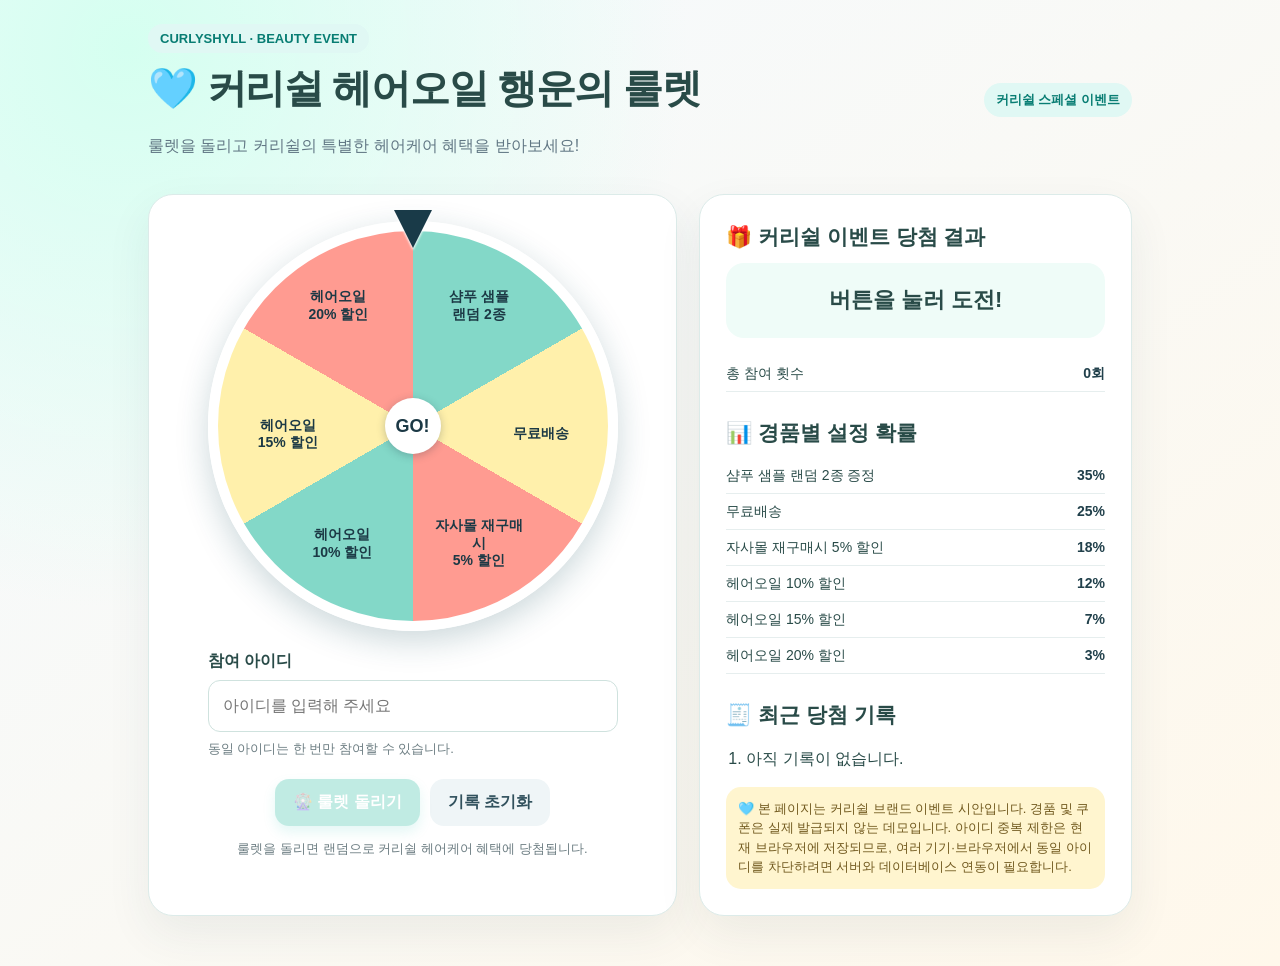
<file: roulette/index.html>
<!doctype html>
<html lang="ko">
<head>
  <meta charset="utf-8">
  <meta name="viewport" content="width=device-width, initial-scale=1">
  <title>커리쉴 헤어오일 행운의 룰렛 🎡</title>
  <meta name="description" content="룰렛 한 번 돌리고 커리쉴 헤어케어 혜택 받아가세요! 무료배송부터 헤어오일 20% 할인까지.">
  <meta name="theme-color" content="#83d8c8">
  <link rel="canonical" href="https://deliciousgam-prog.github.io/curlyshyll-landing-page/roulette/">

  <!-- 카카오톡·페이스북 등 링크 미리보기 (Open Graph) -->
  <meta property="og:type" content="website">
  <meta property="og:site_name" content="커리쉴 CURLYSHYLL">
  <meta property="og:locale" content="ko_KR">
  <meta property="og:url" content="https://deliciousgam-prog.github.io/curlyshyll-landing-page/roulette/">
  <meta property="og:title" content="🎡 커리쉴 헤어오일 행운의 룰렛">
  <meta property="og:description" content="한 번 돌리면 100% 당첨! 무료배송부터 헤어오일 20% 할인까지 🎁">
  <meta property="og:image" content="https://deliciousgam-prog.github.io/curlyshyll-landing-page/roulette/og-image.png">
  <meta property="og:image:secure_url" content="https://deliciousgam-prog.github.io/curlyshyll-landing-page/roulette/og-image.png">
  <meta property="og:image:type" content="image/png">
  <meta property="og:image:width" content="1200">
  <meta property="og:image:height" content="630">
  <meta property="og:image:alt" content="커리쉴 헤어오일 행운의 룰렛 이벤트">
  <meta name="twitter:card" content="summary_large_image">
  <meta name="twitter:title" content="🎡 커리쉴 헤어오일 행운의 룰렛">
  <meta name="twitter:description" content="한 번 돌리면 100% 당첨! 무료배송부터 헤어오일 20% 할인까지 🎁">
  <meta name="twitter:image" content="https://deliciousgam-prog.github.io/curlyshyll-landing-page/roulette/og-image.png">

  <link rel="icon" href="data:image/svg+xml,%3Csvg xmlns='http://www.w3.org/2000/svg' viewBox='0 0 100 100'%3E%3Ctext y='.9em' font-size='90'%3E%F0%9F%8E%A1%3C/text%3E%3C/svg%3E">
  <link rel="stylesheet" href="style.css">
</head>
<body>
<main class="wrap">
  <header class="head">
    <div>
      <span class="pill">CURLYSHYLL · BEAUTY EVENT</span>
      <h1>🩵 커리쉴 헤어오일 행운의 룰렛</h1>
      <p>룰렛을 돌리고 커리쉴의 특별한 헤어케어 혜택을 받아보세요!</p>
    </div>
    <span class="pill">커리쉴 스페셜 이벤트</span>
  </header>

  <div class="layout">
    <section class="panel">
      <div class="wheelBox">
        <div class="arrow" aria-hidden="true"></div>
        <div id="wheel" class="wheel" aria-label="6칸 경품 룰렛">
          <span style="left:67%;top:19%">샴푸 샘플<br>랜덤 2종</span>
          <span style="left:83%;top:52%">무료배송</span>
          <span style="left:67%;top:80%">자사몰 재구매시<br>5% 할인</span>
          <span style="left:32%;top:80%">헤어오일<br>10% 할인</span>
          <span style="left:18%;top:52%">헤어오일<br>15% 할인</span>
          <span style="left:31%;top:19%">헤어오일<br>20% 할인</span>
          <span class="center">GO!</span>
        </div>
      </div>

      <div class="idEntry">
        <label for="userId">참여 아이디</label>
        <input id="userId" type="text" maxlength="40" autocomplete="username" placeholder="아이디를 입력해 주세요">
        <p id="idMessage" class="muted">동일 아이디는 한 번만 참여할 수 있습니다.</p>
      </div>

      <div class="controls">
        <button id="spin" type="button">🎡 룰렛 돌리기</button>
        <button id="reset" type="button" class="secondary">기록 초기화</button>
      </div>
      <p class="muted center-text">룰렛을 돌리면 랜덤으로 커리쉴 헤어케어 혜택에 당첨됩니다.</p>
    </section>

    <section class="panel">
      <h2>🎁 커리쉴 이벤트 당첨 결과</h2>
      <div id="result" class="result" aria-live="polite">버튼을 눌러 도전!</div>
      <div class="row spaced"><span>총 참여 횟수</span><strong id="count">0회</strong></div>

      <h2 class="sub">📊 경품별 설정 확률</h2>
      <div id="weights"></div>

      <h2 class="sub">🧾 최근 당첨 기록</h2>
      <ol class="list" id="history"><li>아직 기록이 없습니다.</li></ol>

      <div class="note">🩵 본 페이지는 커리쉴 브랜드 이벤트 시안입니다. 경품 및 쿠폰은 실제 발급되지 않는 데모입니다. 아이디 중복 제한은 현재 브라우저에 저장되므로, 여러 기기·브라우저에서 동일 아이디를 차단하려면 서버와 데이터베이스 연동이 필요합니다.</div>
    </section>
  </div>
</main>

<canvas id="confetti" aria-hidden="true"></canvas>

<div id="winOverlay" class="winOverlay" role="dialog" aria-modal="true" aria-labelledby="winName">
  <div id="winCard" class="winCard">
    <span id="winTier" class="tier">LUCKY</span>
    <div id="winStage" class="stage" aria-hidden="true">
      <span class="emo" id="winEmoji">🎁</span>
      <span class="extra e1" id="winX1"></span>
      <span class="extra e2" id="winX2"></span>
      <span class="extra e3" id="winX3"></span>
    </div>
    <p class="winTitle">CONGRATULATIONS</p>
    <h2 id="winName" class="winName">당첨!</h2>
    <p id="winSub" class="winSub"></p>
    <div class="ticket">
      <div><small>쿠폰 코드</small><code id="winCode">CURLY-0000</code></div>
      <span class="demo">DEMO</span>
    </div>
    <div class="winActions">
      <button class="secondary" id="winCopy" type="button">코드 복사</button>
      <button id="winClose" type="button">확인했어요</button>
    </div>
  </div>
</div>

<script src="app.js"></script>
</body>
</html>
</file>
<file: roulette/style.css>
:root{--teal:#83d8c8;--ink:#294b48;--yellow:#fff0ab;--coral:#ff9b91}
*{box-sizing:border-box}
body{margin:0;min-height:100vh;font:16px/1.5 'Noto Sans KR','Malgun Gothic',sans-serif;background:radial-gradient(circle at 10% 5%,#d5fff0,transparent 38%),linear-gradient(145deg,#f4faff,#fff8eb);color:var(--ink)}
.wrap{max-width:1020px;margin:auto;padding:26px 18px 50px}
.head{display:flex;align-items:center;justify-content:space-between;gap:15px;flex-wrap:wrap}
.pill{background:#e0f8f4;color:#087d73;padding:7px 12px;border-radius:30px;font-size:13px;font-weight:800}
.layout{display:grid;grid-template-columns:minmax(320px,1.1fr) minmax(290px,.9fr);gap:22px;margin-top:20px}
.panel{background:white;border:1px solid #dcebe9;border-radius:25px;padding:26px;box-shadow:0 18px 45px #22424b13}
h1{font-size:clamp(26px,4vw,40px);letter-spacing:-1.3px;margin:8px 0 4px}
h2{font-size:21px;margin:0 0 10px}
p{color:#617784}
.wheelBox{max-width:410px;margin:auto;position:relative;aspect-ratio:1}
.wheel{height:100%;width:100%;border-radius:50%;border:10px solid #fff;box-shadow:0 10px 32px #164c5b38;transition:transform 4s cubic-bezier(.09,.71,.12,1);background:conic-gradient(#83d8c8 0 60deg,#fff0ab 60deg 120deg,#ff9b91 120deg 180deg,#83d8c8 180deg 240deg,#fff0ab 240deg 300deg,#ff9b91 300deg 360deg);position:relative}
.wheel span{line-height:1.25;position:absolute;left:50%;top:50%;font-weight:900;color:#1c3945;font-size:14px;text-align:center;transform:translate(-50%,-50%);width:90px}
.wheel .center{width:56px;height:56px;border-radius:50%;background:white;box-shadow:0 2px 9px #2344;display:grid;place-items:center;font-size:18px}
.arrow{position:absolute;top:-11px;left:50%;transform:translateX(-50%);z-index:2;width:0;height:0;border-left:19px solid transparent;border-right:19px solid transparent;border-top:38px solid #193a48;filter:drop-shadow(0 2px 1px white)}
button{border:0;border-radius:14px;cursor:pointer;padding:13px 18px;font-weight:900;font-size:16px;background:var(--teal);color:white;box-shadow:0 6px 13px #0cb8a93a}
button:disabled{opacity:.5;cursor:not-allowed}
button.secondary{background:#eff5f7;color:#31515d;box-shadow:none}
button:focus-visible,select:focus-visible,input:focus-visible{outline:3px solid #f1c940;outline-offset:2px}
.result{border-radius:18px;background:#effcf8;padding:20px;font-size:22px;font-weight:900;text-align:center;min-height:75px}
.muted{font-size:13px;color:#6c7d82}
.controls{display:flex;gap:10px;flex-wrap:wrap;justify-content:center;margin-top:20px}
.list{padding-left:20px}
.list li{margin:8px 0}
.note{background:#fff5cf;border-radius:15px;padding:12px;font-size:13px;color:#71591e}
.row{display:flex;justify-content:space-between;border-bottom:1px solid #e6eeee;padding:7px 0;gap:10px;font-size:14px}
strong{color:#21404b}
@media(max-width:760px){.layout{grid-template-columns:1fr}
.panel{padding:18px}
.wrap{padding:16px}
}
/* ===== 당첨 연출 ===== */
.wheel.spinning{box-shadow:0 0 0 6px #ffffffaa,0 0 38px 8px #83d8c8aa,0 10px 32px #164c5b38}
.result.win{animation:resPop .6s cubic-bezier(.2,1.5,.4,1)}
.result .resEmoji{display:block;font-size:40px;line-height:1.1;margin-bottom:4px}
@keyframes resPop{0%{transform:scale(.85);opacity:.3}
100%{transform:scale(1);opacity:1}
}
#confetti{position:fixed;inset:0;pointer-events:none;z-index:60}
.winOverlay{position:fixed;inset:0;display:none;place-items:center;padding:20px;background:#12303a73;backdrop-filter:blur(7px);-webkit-backdrop-filter:blur(7px);z-index:50}
.winOverlay.show{display:grid;animation:fadeIn .25s ease}
@keyframes fadeIn{from{opacity:0}
to{opacity:1}
}
.winCard{--tint:#e6faf6;--accent:#0b9d8f;position:relative;width:min(380px,100%);border-radius:30px;padding:28px 24px 22px;text-align:center;overflow:hidden;background:linear-gradient(165deg,#fff 35%,var(--tint));box-shadow:0 30px 80px #0d2a3366,inset 0 0 0 1px #ffffffcc;animation:cardPop .6s cubic-bezier(.2,1.45,.4,1)}
@keyframes cardPop{0%{transform:translateY(40px) scale(.7);opacity:0}
100%{transform:none;opacity:1}
}
.winCard::before{content:"";position:absolute;inset:-40%;background:conic-gradient(from 0deg,transparent 0 20deg,#ffffff88 25deg,transparent 35deg 80deg,#ffffff66 85deg,transparent 95deg 140deg,#ffffff88 145deg,transparent 155deg 200deg,#ffffff66 205deg,transparent 215deg 260deg,#ffffff88 265deg,transparent 275deg 320deg,#ffffff66 325deg,transparent 335deg);animation:rays 9s linear infinite;z-index:0;opacity:.7}
@keyframes rays{to{transform:rotate(360deg)}
}
.winCard>*{position:relative;z-index:1}
.tier{display:inline-flex;align-items:center;gap:6px;padding:5px 12px;border-radius:30px;font-size:11px;font-weight:900;letter-spacing:1.6px;color:#fff;background:var(--accent);box-shadow:0 4px 12px #0002}
.tier.legend{background:linear-gradient(90deg,#ff9b91,#f7c948,#83d8c8,#9ab8ff,#ff9b91);background-size:300% 100%;animation:holo 2.4s linear infinite}
@keyframes holo{to{background-position:300% 0}
}
.stage{height:130px;display:grid;place-items:center;position:relative;margin:10px 0 2px}
.emo{font-size:88px;line-height:1;display:inline-block;filter:drop-shadow(0 10px 12px #0002)}
.extra{position:absolute;font-size:30px;opacity:0}
/* 경품별 모션 */
.anim-drive .emo{animation:drive 1.15s cubic-bezier(.15,.85,.3,1) both,bump .3s 1.15s ease-in-out 4}
@keyframes drive{0%{transform:translateX(230px) rotate(4deg)}
70%{transform:translateX(-14px) rotate(-3deg)}
100%{transform:none}
}
@keyframes bump{50%{transform:translateY(-5px)}
}
.anim-drive .extra.e1,.anim-drive .extra.e2{left:auto;bottom:auto;animation:dust 1s .2s ease-out 3!important}
.anim-drive .extra.e1{right:14%;top:56%}
.anim-drive .extra.e2{right:7%;top:40%;font-size:22px;animation-delay:.45s!important}
@keyframes dust{0%{opacity:0;transform:translateX(-30px) scale(.5)}
30%{opacity:1}
100%{opacity:0;transform:translateX(40px) scale(1.3)}
}
.anim-pop .emo{animation:popIn .7s cubic-bezier(.2,1.6,.4,1) both,wiggle 1.4s .8s ease-in-out infinite}
@keyframes popIn{0%{transform:scale(0) rotate(-30deg)}
100%{transform:none}
}
@keyframes wiggle{0%,100%{transform:rotate(0)}
25%{transform:rotate(-8deg)}
75%{transform:rotate(8deg)}
}
.anim-pop .extra,.anim-drop .extra,.anim-gem .extra,.anim-crown .extra{animation:twinkle 1.6s ease-in-out infinite}
.extra.e1{left:16%;top:12%}
.extra.e2{right:16%;top:22%;animation-delay:.5s!important}
.extra.e3{left:24%;bottom:6%;font-size:22px;animation-delay:1s!important}
@keyframes twinkle{0%,100%{opacity:0;transform:scale(.4) rotate(0)}
50%{opacity:1;transform:scale(1) rotate(25deg)}
}
.anim-bag .emo{animation:bagDrop .9s cubic-bezier(.3,1.4,.5,1) both,float 2.4s 1s ease-in-out infinite}
@keyframes bagDrop{0%{transform:translateY(-140px)}
100%{transform:none}
}
.anim-bag .extra{animation:twinkle 1.6s ease-in-out infinite}
.anim-drop .emo{animation:drip 1s cubic-bezier(.4,1.6,.5,1) both,float 2.6s 1s ease-in-out infinite}
@keyframes drip{0%{transform:translateY(-150px) scaleY(1.4) scaleX(.7)}
60%{transform:translateY(8px) scaleY(.75) scaleX(1.2)}
100%{transform:none}
}
@keyframes float{50%{transform:translateY(-9px)}
}
.anim-gem .emo{animation:gemSpin 1.1s cubic-bezier(.2,1.2,.4,1) both,glow 1.8s 1.1s ease-in-out infinite}
@keyframes gemSpin{0%{transform:scale(.2) rotateY(0)}
100%{transform:scale(1) rotateY(720deg)}
}
@keyframes glow{50%{filter:drop-shadow(0 0 18px #9ab8ff) drop-shadow(0 10px 12px #0002)}
}
.anim-crown .emo{animation:crown 1.2s cubic-bezier(.2,1.5,.4,1) both,glowGold 1.6s 1.2s ease-in-out infinite}
@keyframes crown{0%{transform:translateY(-160px) rotate(-25deg) scale(.6)}
60%{transform:translateY(6px) rotate(8deg) scale(1.15)}
100%{transform:none}
}
@keyframes glowGold{50%{filter:drop-shadow(0 0 22px #f7c948) drop-shadow(0 10px 12px #0002)}
}
.winTitle{margin:6px 0 2px;font-size:13px;font-weight:900;letter-spacing:2px;color:var(--accent)}
.winName{margin:0;font-size:27px;line-height:1.25;letter-spacing:-.8px;font-weight:900;color:#1d3a45}
.winSub{margin:6px 0 16px;font-size:14px;color:#5b7180}
.ticket{position:relative;display:flex;align-items:center;justify-content:space-between;gap:10px;padding:13px 18px;border-radius:14px;background:#fff;border:2px dashed var(--accent);text-align:left}
.ticket::before,.ticket::after{content:"";position:absolute;top:50%;width:18px;height:18px;margin-top:-9px;border-radius:50%;background:#12303a;opacity:.18}
.ticket::before{left:-10px}
.ticket::after{right:-10px}
.ticket small{display:block;font-size:11px;color:#7b8e96;font-weight:700}
.ticket code{font:900 16px/1.2 ui-monospace,Menlo,monospace;letter-spacing:1px;color:#1d3a45}
.ticket .demo{font-size:10px;font-weight:900;color:var(--accent);border:1px solid var(--accent);border-radius:6px;padding:2px 6px;white-space:nowrap}
.winActions{display:flex;gap:8px;margin-top:16px}
.winActions button{flex:1;background:var(--accent);box-shadow:0 8px 18px #0002}
.winActions button.secondary{background:#ffffffcc;color:#31515d}
@media(prefers-reduced-motion:reduce){.winCard,.winCard::before,.emo,.extra,.tier.legend,.result.win,.winOverlay.show{animation:none!important}
.extra{opacity:1}
.wheel{transition-duration:.01s}
}
/* ===== 레이아웃 보조 (인라인 스타일 정리) ===== */
.idEntry{max-width:410px;margin:18px auto 0}
.idEntry label{display:block;font-weight:800;margin-bottom:7px}
.idEntry input{width:100%;padding:13px 14px;border:1px solid #cfe2de;border-radius:12px;font:inherit}
.idEntry p{margin:7px 0 0}
.center-text{text-align:center}
.row.spaced{margin-top:18px}
h2.sub{margin-top:25px}
</file>
